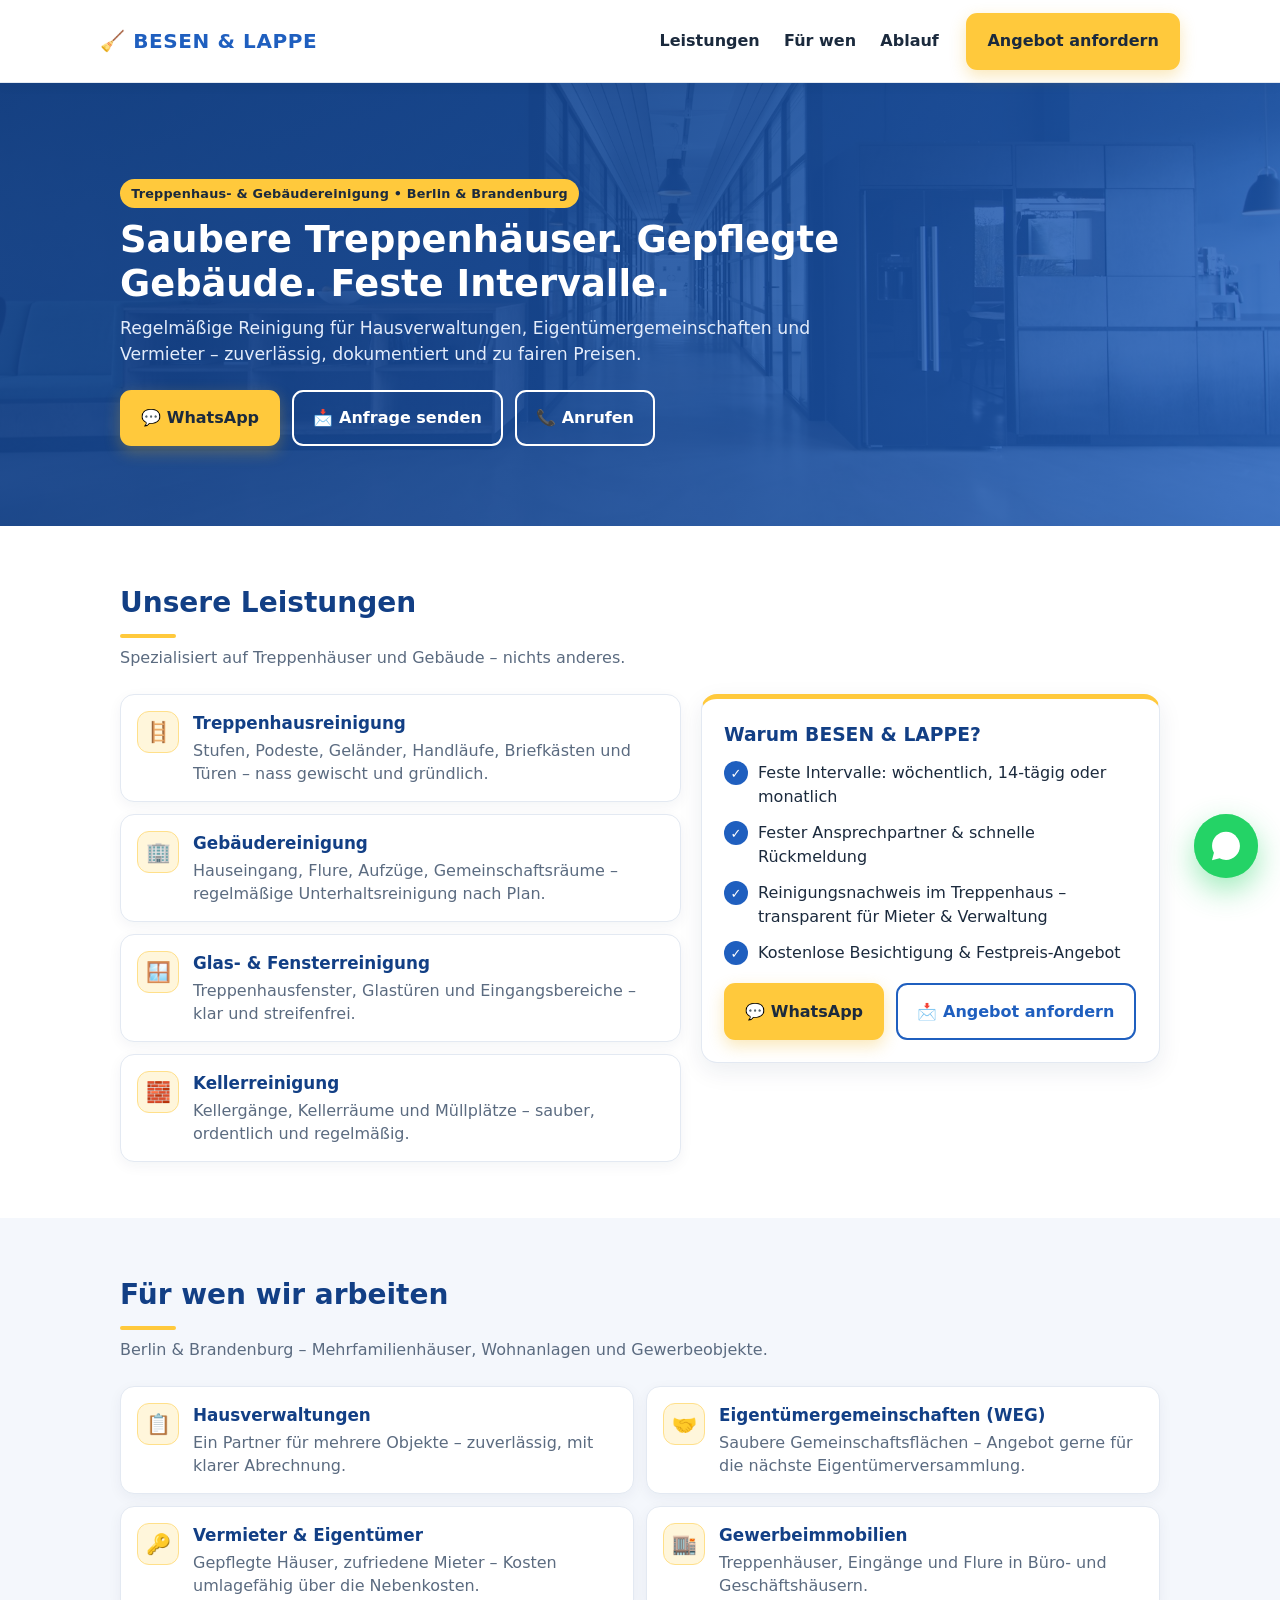
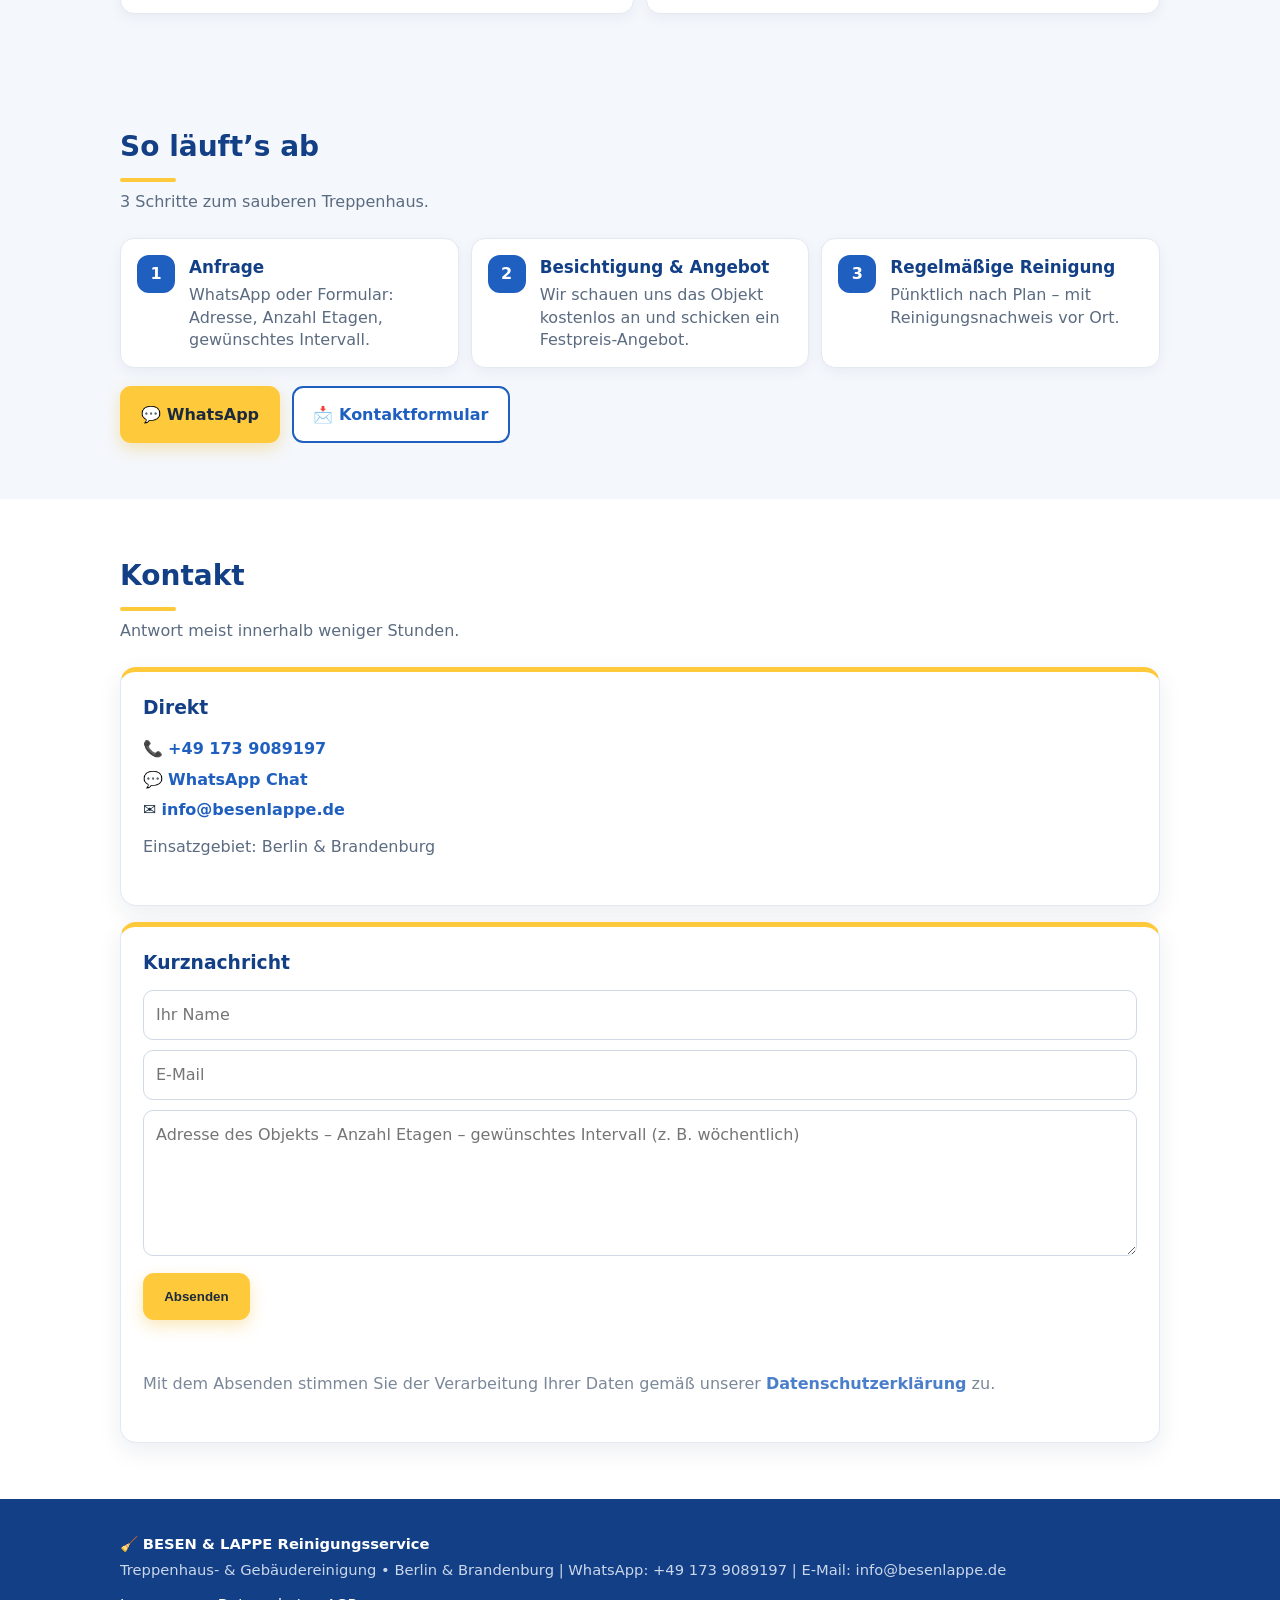
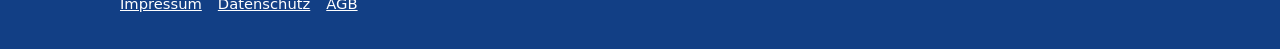
<file: index.html>
<!DOCTYPE html>
<html lang="de">
<head>
  <meta charset="utf-8" />
  <meta name="viewport" content="width=device-width, initial-scale=1" />

  <!-- ✅ Favicon (بدون تكرار وبدون /) -->
  <link rel="icon" href="favicon.ico?v=2" sizes="any">
  <link rel="icon" type="image/png" sizes="32x32" href="favicon-32x32.png?v=2">
  <link rel="icon" type="image/png" sizes="16x16" href="favicon-16x16.png?v=2">
  <link rel="apple-touch-icon" href="apple-touch-icon.png?v=2">
  <link rel="manifest" href="site.webmanifest">
  <meta name="theme-color" content="#1f5fbf">

  <title>BESEN & LAPPE | Treppenhausreinigung & Gebäudereinigung Berlin</title>
  <meta name="description" content="Treppenhausreinigung und Gebäudereinigung für Hausverwaltungen, Eigentümergemeinschaften und Vermieter in Berlin & Brandenburg. Feste Intervalle, zuverlässig, fair. Angebot per WhatsApp oder Formular." />
  <meta name="robots" content="index,follow" />

  <meta property="og:title" content="BESEN & LAPPE – Treppenhaus- & Gebäudereinigung" />
  <meta property="og:description" content="Saubere Treppenhäuser und Gebäude – regelmäßig, zuverlässig, fair. Für Hausverwaltungen, WEGs und Vermieter." />
  <meta property="og:url" content="https://besenlappe.de/" />
  <meta property="og:type" content="website" />
  <meta property="og:image" content="https://besenlappe.de/og-image.png" />

  <link rel="canonical" href="https://besenlappe.de/">
  <meta http-equiv="Content-Security-Policy" content="upgrade-insecure-requests">

  <!-- LocalBusiness Schema -->
  <script type="application/ld+json">
  {
    "@context":"https://schema.org",
    "@type":"LocalBusiness",
    "name":"BESEN & LAPPE Reinigungsservice",
    "url":"https://besenlappe.de",
    "telephone":"+49 173 9089197",
    "areaServed":["Berlin","Brandenburg"],
    "priceRange":"€€",
    "sameAs":["https://wa.me/491739089197"],
    "serviceType":[
      "Treppenhausreinigung",
      "Gebäudereinigung",
      "Unterhaltsreinigung",
      "Glasreinigung",
      "Kellerreinigung"
    ]
  }
  </script>

  <style>
    :root{
      --blue:#1f5fbf;
      --blue-dark:#123f85;
      --yellow:#ffc93c;
      --yellow-dark:#f0b419;
      --text:#1b2a3d;
      --muted:#5b6b80;
      --border:#e3e9f2;
      --soft:#f4f7fc;
      --brand:#1f5fbf;
    }

    html{scroll-behavior:smooth}
    *{box-sizing:border-box}
    html,body{margin:0;font-family:system-ui,-apple-system,Segoe UI,Roboto,Arial,sans-serif;color:var(--text);background:#fff;line-height:1.5}

    a{color:inherit;text-decoration:none}
    .container{max-width:1080px;margin:auto;padding:0 20px}

    .btn{
      display:inline-flex;align-items:center;gap:.5rem;
      padding:.9rem 1.2rem;border-radius:.7rem;border:2px solid var(--yellow);
      background:var(--yellow);color:var(--text);font-weight:800;
      box-shadow:0 6px 16px rgba(240,180,25,.30);
      transition:.2s
    }
    .btn:hover{background:var(--yellow-dark);border-color:var(--yellow-dark);transform:translateY(-1px)}
    .btn-outline{background:#fff;border:2px solid var(--blue);color:var(--blue);box-shadow:none}
    .btn-outline:hover{background:var(--blue);border-color:var(--blue);color:#fff}
    .hero .btn-outline{background:transparent;border-color:#fff;color:#fff}
    .hero .btn-outline:hover{background:#fff;color:var(--blue)}

    .badge{
      display:inline-block;padding:.3rem .7rem;border-radius:999px;
      background:var(--yellow);color:var(--text);
      font-size:.8rem;font-weight:700;letter-spacing:.2px
    }

    header{
      position:sticky;top:0;z-index:10;
      background:#fff;
      border-bottom:1px solid var(--border);
      box-shadow:0 2px 12px rgba(16,42,74,.06)
    }
    .nav{display:flex;align-items:center;justify-content:space-between;padding:.8rem 0}
    .logo{font-size:1.25rem;font-weight:900;letter-spacing:.6px}
    .nav a{margin-left:1.2rem;font-weight:600;color:var(--text)}
    .nav a:not(.btn):hover{color:var(--blue)}
    .nav .cta{margin-left:1.4rem}

    .hero{
      padding:96px 0 80px;color:#fff;
      background:
        linear-gradient(120deg, rgba(18,63,133,.92), rgba(31,95,191,.80)),
        url("hero.jpg") center/cover;
    }
    .hero h1{font-size:2.3rem;margin:.6rem 0 .2rem;line-height:1.2;max-width:820px}
    .hero p{color:#e3ecfb;max-width:720px;margin:.6rem 0 0;font-size:1.08rem}
    .hero-actions{display:flex;gap:12px;margin-top:22px;flex-wrap:wrap}

    section{padding:56px 0}
    h2{font-size:1.75rem;margin:0 0 8px;color:var(--blue-dark)}
    h2::after{content:"";display:block;width:56px;height:4px;border-radius:4px;background:var(--yellow);margin-top:10px}
    .sub{color:var(--muted);margin:0 0 24px}
    .strip{background:var(--soft)}

    .services-wrap{display:grid;gap:20px}
    @media(min-width:900px){.services-wrap{grid-template-columns:1.1fr .9fr;align-items:start}}

    .service-list{margin:0;padding:0;list-style:none;display:grid;gap:12px}
    @media(min-width:900px){#kunden .service-list{grid-template-columns:1fr 1fr}}
    .service-item{
      display:flex;gap:14px;align-items:flex-start;
      padding:16px;border-radius:14px;
      background:#fff;
      border:1px solid var(--border);
      box-shadow:0 4px 14px rgba(16,42,74,.05);
    }
    .service-icon{
      width:42px;height:42px;flex:0 0 42px;
      border-radius:12px;
      display:flex;align-items:center;justify-content:center;
      background:#fff6db;
      border:1px solid #ffe08a;
      font-size:20px;
    }
    .service-item h3{margin:0;font-size:1.05rem;color:var(--blue-dark)}
    .service-item p{margin:4px 0 0;color:var(--muted);line-height:1.4}

    .trust-box{
      padding:22px;border-radius:16px;
      background:#fff;
      border:1px solid var(--border);
      border-top:5px solid var(--yellow);
      box-shadow:0 8px 24px rgba(16,42,74,.08);
    }
    .trust-box h3{margin:0 0 12px;color:var(--blue-dark)}
    .trust-box a:not(.btn){color:var(--blue);font-weight:600}
    .trust-points{margin:0;padding:0;list-style:none;display:grid;gap:12px}
    .trust-points li{display:flex;gap:10px;align-items:flex-start}
    .trust-check{
      width:24px;height:24px;border-radius:999px;
      background:var(--blue);color:#fff;
      display:flex;align-items:center;justify-content:center;
      font-size:13px;font-weight:900;line-height:1;flex:0 0 24px;
    }

    .section-cta{margin-top:18px;display:flex;gap:12px;flex-wrap:wrap}

    .steps-clean{margin:0;padding:0;list-style:none;display:grid;gap:12px}
    @media(min-width:900px){.steps-clean{grid-template-columns:repeat(3,1fr)}}
    .step-row{
      display:flex;gap:14px;align-items:flex-start;
      padding:16px;border-radius:14px;
      background:#fff;
      border:1px solid var(--border);
      box-shadow:0 4px 14px rgba(16,42,74,.05);
    }
    .step-num{
      width:38px;height:38px;border-radius:12px;flex:0 0 38px;
      display:flex;align-items:center;justify-content:center;
      background:var(--blue);color:#fff;
      font-weight:900;
    }
    .step-row h4{margin:0;font-size:1.05rem;color:var(--blue-dark)}
    .step-row p{margin:4px 0 0;color:var(--muted);line-height:1.4}

    #kontakt input, #kontakt textarea{font:inherit}
    #kontakt input:focus, #kontakt textarea:focus{outline:2px solid var(--blue);border-color:var(--blue)}

    footer{padding:34px 0;background:var(--blue-dark);color:#dfe8f7;font-size:.92rem}
    footer b{color:#fff}
    .legal{opacity:.9;margin-top:4px}
    .legal-links{margin-top:12px}
    .legal-links a{color:#fff;text-decoration:underline;margin-right:16px}

    /* WhatsApp */
    .whatsapp-float{
      position:fixed; right:22px; bottom:22px;
      width:64px; height:64px;
      background:#25D366; border-radius:50%;
      display:flex; align-items:center; justify-content:center;
      z-index:9999;
      box-shadow:0 12px 30px rgba(37,211,102,.45);
      animation:wa-bounce 1.8s infinite;
    }
    .whatsapp-float::before{
      content:""; position:absolute; inset:0; border-radius:50%;
      background:rgba(37,211,102,.40);
      animation:wa-pulse 1.6s infinite;
    }
    .wa-icon{width:30px;height:30px;color:#fff;position:relative;}
    @keyframes wa-pulse{0%{transform:scale(1);opacity:.7}70%{transform:scale(1.7);opacity:0}100%{transform:scale(1.7);opacity:0}}
    @keyframes wa-bounce{0%,100%{transform:translateY(0)}50%{transform:translateY(-6px)}}

    /* Mobile */
    @media (max-width: 768px){
      .container{ padding: 0 16px; }

      header .nav{
        flex-direction: column;
        align-items: flex-start;
        gap: 10px;
        padding: 12px 0;
      }
      header nav{display:flex;flex-wrap:wrap;gap:8px;width:100%;}
      header nav a{
        margin-left:0 !important;
        padding:8px 12px;
        border-radius:10px;
        background:var(--soft);
        border:1px solid var(--border);
      }
      header nav a.btn{width:100%;justify-content:center;}

      .hero{padding:64px 0 52px}
      .hero h1{font-size:1.75rem}

      .hero-actions{flex-direction:column;align-items:stretch;gap:10px;}
      .hero-actions .btn{width:100%;justify-content:center;}

      .section-cta{flex-direction:column}
      .section-cta .btn{width:100%;justify-content:center}

      .whatsapp-float{width:58px;height:58px;right:16px;bottom:16px;}
      .wa-icon{width:28px;height:28px}
    }
  </style>
</head>

<body>

  <div class="page">
    <!-- NAV -->
    <header>
      <div class="container nav">
        <div class="logo">🧹 <span style="color:var(--brand)">BESEN &amp; LAPPE</span></div>
        <nav>
          <a href="#leistungen">Leistungen</a>
          <a href="#kunden">Für wen</a>
          <a href="#ablauf">Ablauf</a>
          <a href="#kontakt" class="btn cta">Angebot anfordern</a>
        </nav>
      </div>
    </header>

    <!-- HERO (مختصر) -->
    <section class="hero">
      <div class="container hero-content">
        <span class="badge">Treppenhaus- &amp; Gebäudereinigung • Berlin &amp; Brandenburg</span>
        <h1>Saubere Treppenhäuser. Gepflegte Gebäude. Feste Intervalle.</h1>
        <p>Regelmäßige Reinigung für Hausverwaltungen, Eigentümergemeinschaften und Vermieter – zuverlässig, dokumentiert und zu fairen Preisen.</p>
        <div class="hero-actions">
          <a class="btn" href="https://wa.me/491739089197?text=Hallo%20BESEN%20%26%20LAPPE%2C%20ich%20interessiere%20mich%20f%C3%BCr%20eine%20Treppenhausreinigung.%20Adresse%3A%20____%20%7C%20Anzahl%20Etagen%3A%20____%20%7C%20Intervall%3A%20____">💬 WhatsApp</a>
          <a class="btn btn-outline" href="#kontakt">📩 Anfrage senden</a>
          <a class="btn btn-outline" href="tel:+491739089197">📞 Anrufen</a>
        </div>
      </div>
    </section>

    <!-- Leistungen -->
    <section id="leistungen">
      <div class="container">
        <h2>Unsere Leistungen</h2>
        <p class="sub">Spezialisiert auf Treppenhäuser und Gebäude – nichts anderes.</p>

        <div class="services-wrap">
          <ul class="service-list">
            <li class="service-item">
              <div class="service-icon">🪜</div>
              <div>
                <h3>Treppenhausreinigung</h3>
                <p>Stufen, Podeste, Geländer, Handläufe, Briefkästen und Türen – nass gewischt und gründlich.</p>
              </div>
            </li>

            <li class="service-item">
              <div class="service-icon">🏢</div>
              <div>
                <h3>Gebäudereinigung</h3>
                <p>Hauseingang, Flure, Aufzüge, Gemeinschaftsräume – regelmäßige Unterhaltsreinigung nach Plan.</p>
              </div>
            </li>

            <li class="service-item">
              <div class="service-icon">🪟</div>
              <div>
                <h3>Glas- &amp; Fensterreinigung</h3>
                <p>Treppenhausfenster, Glastüren und Eingangsbereiche – klar und streifenfrei.</p>
              </div>
            </li>

            <li class="service-item">
              <div class="service-icon">🧱</div>
              <div>
                <h3>Kellerreinigung</h3>
                <p>Kellergänge, Kellerräume und Müllplätze – sauber, ordentlich und regelmäßig.</p>
              </div>
            </li>
          </ul>

          <div class="trust-box">
            <h3>Warum BESEN &amp; LAPPE?</h3>
            <ul class="trust-points">
              <li><span class="trust-check">✓</span><span>Feste Intervalle: wöchentlich, 14-tägig oder monatlich</span></li>
              <li><span class="trust-check">✓</span><span>Fester Ansprechpartner &amp; schnelle Rückmeldung</span></li>
              <li><span class="trust-check">✓</span><span>Reinigungsnachweis im Treppenhaus – transparent für Mieter &amp; Verwaltung</span></li>
              <li><span class="trust-check">✓</span><span>Kostenlose Besichtigung &amp; Festpreis-Angebot</span></li>
            </ul>

            <div class="section-cta">
              <a class="btn" href="https://wa.me/491739089197?text=Hallo%20BESEN%20%26%20LAPPE%2C%20ich%20interessiere%20mich%20f%C3%BCr%20eine%20Treppenhausreinigung.%20Adresse%3A%20____%20%7C%20Anzahl%20Etagen%3A%20____%20%7C%20Intervall%3A%20____">💬 WhatsApp</a>
              <a class="btn btn-outline" href="#kontakt">📩 Angebot anfordern</a>
            </div>
          </div>
        </div>
      </div>
    </section>

    <!-- Für wen -->
    <section id="kunden" class="strip">
      <div class="container">
        <h2>Für wen wir arbeiten</h2>
        <p class="sub">Berlin &amp; Brandenburg – Mehrfamilienhäuser, Wohnanlagen und Gewerbeobjekte.</p>

        <ul class="service-list">
          <li class="service-item">
            <div class="service-icon">📋</div>
            <div>
              <h3>Hausverwaltungen</h3>
              <p>Ein Partner für mehrere Objekte – zuverlässig, mit klarer Abrechnung.</p>
            </div>
          </li>
          <li class="service-item">
            <div class="service-icon">🤝</div>
            <div>
              <h3>Eigentümergemeinschaften (WEG)</h3>
              <p>Saubere Gemeinschaftsflächen – Angebot gerne für die nächste Eigentümerversammlung.</p>
            </div>
          </li>
          <li class="service-item">
            <div class="service-icon">🔑</div>
            <div>
              <h3>Vermieter &amp; Eigentümer</h3>
              <p>Gepflegte Häuser, zufriedene Mieter – Kosten umlagefähig über die Nebenkosten.</p>
            </div>
          </li>
          <li class="service-item">
            <div class="service-icon">🏬</div>
            <div>
              <h3>Gewerbeimmobilien</h3>
              <p>Treppenhäuser, Eingänge und Flure in Büro- und Geschäftshäusern.</p>
            </div>
          </li>
        </ul>
      </div>
    </section>

    <!-- Ablauf -->
    <section id="ablauf" class="strip">
      <div class="container">
        <h2>So läuft’s ab</h2>
        <p class="sub">3 Schritte zum sauberen Treppenhaus.</p>

        <ul class="steps-clean">
          <li class="step-row">
            <div class="step-num">1</div>
            <div>
              <h4>Anfrage</h4>
              <p>WhatsApp oder Formular: Adresse, Anzahl Etagen, gewünschtes Intervall.</p>
            </div>
          </li>
          <li class="step-row">
            <div class="step-num">2</div>
            <div>
              <h4>Besichtigung &amp; Angebot</h4>
              <p>Wir schauen uns das Objekt kostenlos an und schicken ein Festpreis-Angebot.</p>
            </div>
          </li>
          <li class="step-row">
            <div class="step-num">3</div>
            <div>
              <h4>Regelmäßige Reinigung</h4>
              <p>Pünktlich nach Plan – mit Reinigungsnachweis vor Ort.</p>
            </div>
          </li>
        </ul>

        <div class="section-cta">
          <a class="btn" href="https://wa.me/491739089197?text=Hallo%20BESEN%20%26%20LAPPE%2C%20ich%20interessiere%20mich%20f%C3%BCr%20eine%20Treppenhausreinigung.%20Adresse%3A%20____%20%7C%20Anzahl%20Etagen%3A%20____%20%7C%20Intervall%3A%20____">💬 WhatsApp</a>
          <a class="btn btn-outline" href="#kontakt">📩 Kontaktformular</a>
        </div>
      </div>
    </section>

    <!-- Kontakt -->
    <section id="kontakt">
      <div class="container">
        <h2>Kontakt</h2>
        <p class="sub">Antwort meist innerhalb weniger Stunden.</p>

        <div style="display:grid;gap:16px;grid-template-columns:1fr;align-items:start">
          <div class="trust-box">
            <h3>Direkt</h3>
            <p style="margin:10px 0 0;line-height:1.9">
              📞 <a href="tel:+491739089197">+49 173 9089197</a><br/>
              💬 <a href="https://wa.me/491739089197">WhatsApp Chat</a><br/>
              ✉️ <a href="mailto:info@besenlappe.de">info@besenlappe.de</a>
            </p>

            <p class="sub" style="margin-top:10px">
              Einsatzgebiet: Berlin &amp; Brandenburg
            </p>
          </div>

          <div class="trust-box">
            <h3>Kurznachricht</h3>

            <form id="contactForm" action="https://formspree.io/f/mldwzbol" method="POST" style="margin-top:10px">
              <input style="width:100%;padding:12px;border-radius:10px;border:1px solid #cfd9e6;background:#fff;color:#1b2a3d;margin-bottom:10px"
                     type="text" name="name" placeholder="Ihr Name" autocomplete="name" required>

              <input style="width:100%;padding:12px;border-radius:10px;border:1px solid #cfd9e6;background:#fff;color:#1b2a3d;margin-bottom:10px"
                     type="email" name="email" placeholder="E-Mail" autocomplete="email" spellcheck="false" autocapitalize="off" required>

              <textarea style="width:100%;padding:12px;border-radius:10px;border:1px solid #cfd9e6;background:#fff;color:#1b2a3d;margin-bottom:10px"
                        name="message" rows="5"
                        placeholder="Adresse des Objekts – Anzahl Etagen – gewünschtes Intervall (z. B. wöchentlich)"
                        autocomplete="off"></textarea>

              <input type="hidden" name="_subject" value="Neue Anfrage Treppenhaus/Gebäude – Website">
              <input type="text" name="_gotcha" tabindex="-1" autocomplete="off" style="position:absolute;left:-9999px" aria-hidden="true">

              <button class="btn" type="submit">Absenden</button>
              <p class="sub" id="formStatus" style="margin-top:8px;min-height:1.2em"></p>
            </form>

            <p class="sub" style="opacity:.8;margin-top:10px">
              Mit dem Absenden stimmen Sie der Verarbeitung Ihrer Daten gemäß unserer <a href="datenschutz.html">Datenschutzerklärung</a> zu.
            </p>
          </div>
        </div>
      </div>
    </section>

    <footer>
      <div class="container">
        <div>🧹 <b>BESEN &amp; LAPPE Reinigungsservice</b></div>
        <div class="legal">
          Treppenhaus- &amp; Gebäudereinigung • Berlin &amp; Brandenburg
          | WhatsApp: +49 173 9089197
          | E-Mail: <a href="mailto:info@besenlappe.de">info@besenlappe.de</a>
        </div>
        <div class="legal-links"><a href="impressum.html">Impressum</a><a href="datenschutz.html">Datenschutz</a><a href="agb.html">AGB</a></div>
      </div>
    </footer>
  </div>


  <!-- WhatsApp Floating Button -->
  <a class="whatsapp-float"
     href="https://wa.me/491739089197?text=Hallo%20BESEN%20%26%20LAPPE%2C%20ich%20interessiere%20mich%20f%C3%BCr%20eine%20Treppenhausreinigung.%20Adresse%3A%20____%20%7C%20Anzahl%20Etagen%3A%20____%20%7C%20Intervall%3A%20____"
     target="_blank" rel="noopener"
     aria-label="WhatsApp Kontakt">
    <svg viewBox="0 0 32 32" class="wa-icon" aria-hidden="true">
      <path fill="currentColor" d="M19.11 17.38c-.27-.13-1.58-.78-1.82-.87-.24-.09-.42-.13-.6.13-.18.27-.69.87-.85 1.05-.16.18-.31.2-.58.07-.27-.13-1.12-.41-2.14-1.31-.79-.7-1.33-1.56-1.49-1.83-.16-.27-.02-.42.12-.55.12-.12.27-.31.4-.47.13-.16.18-.27.27-.45.09-.18.04-.33-.02-.47-.07-.13-.6-1.45-.82-1.98-.22-.53-.44-.46-.6-.47h-.51c-.18 0-.47.07-.71.33-.24.27-.93.91-.93 2.22s.96 2.58 1.09 2.76c.13.18 1.88 2.87 4.56 4.02.64.28 1.14.45 1.53.58.64.2 1.22.17 1.68.1.51-.07 1.58-.64 1.8-1.25.22-.6.22-1.12.16-1.25-.07-.13-.24-.2-.51-.33z"/>
      <path fill="currentColor" d="M26.73 5.27C23.86 2.4 20.05 .82 16 .82 7.79 .82 1.13 7.48 1.13 15.69c0 2.63 .69 5.2 2 7.46L1 31.18l8.24-2.16c2.2 1.2 4.67 1.83 6.76 1.83h.01c8.2 0 14.86-6.66 14.86-14.86 0-4.05-1.58-7.86-4.45-10.72z"/>
    </svg>
  </a>

  <!-- Scripts -->
  <script>

  (function(){
    const form = document.getElementById('contactForm');
    if(!form) return;
    const statusEl = document.getElementById('formStatus');

    form.addEventListener('submit', async (e)=>{
      e.preventDefault();
      statusEl.textContent = 'Senden...';

      try{
        const data = new FormData(form);
        const resp = await fetch(form.action, {
          method: 'POST',
          body: data,
          headers: { 'Accept': 'application/json' }
        });

        if (resp.ok) {
          form.reset();
          statusEl.textContent = 'Danke! Wir melden uns in Kürze.';
        } else {
          statusEl.textContent = 'Fehler beim Senden. Bitte versuchen Sie es erneut.';
        }
      } catch(err){
        statusEl.textContent = 'Netzwerkfehler. Bitte später erneut versuchen.';
      }
    });
  })();

  </script>
</body>
</html>
</file>
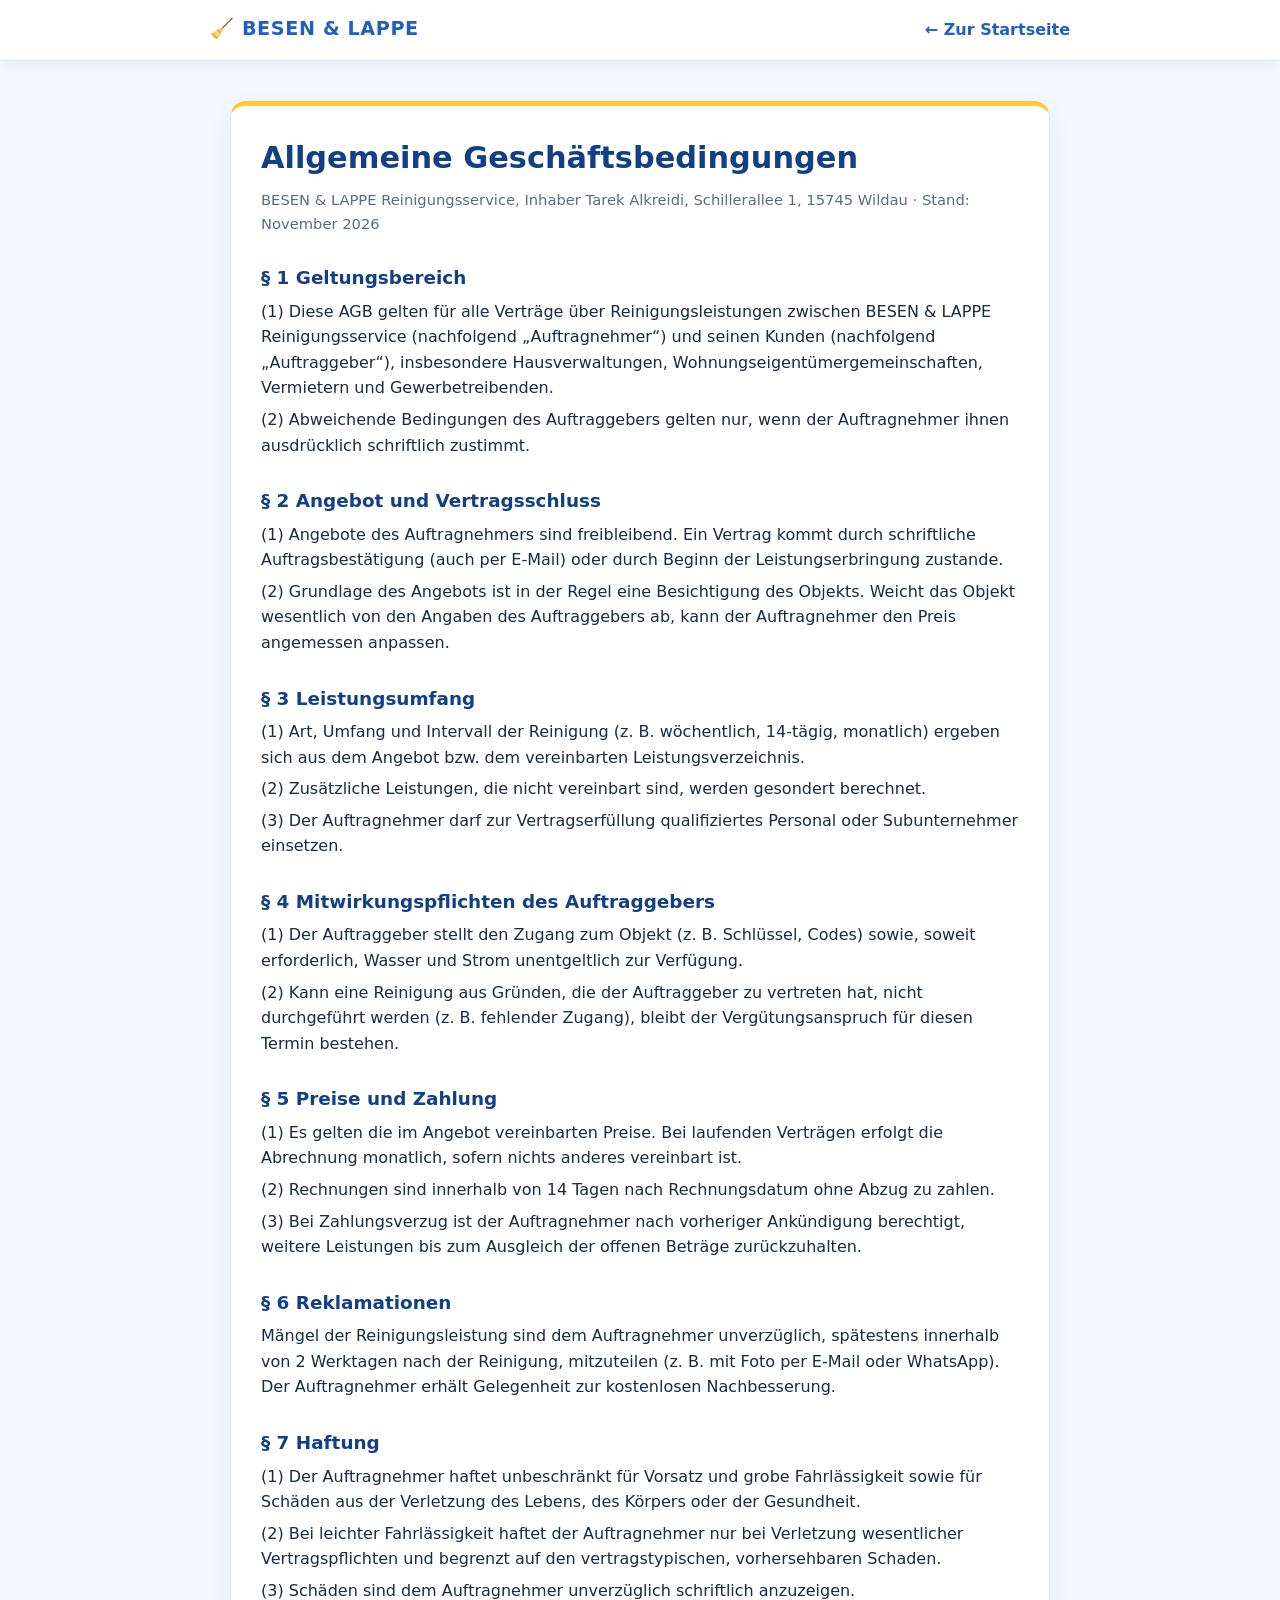
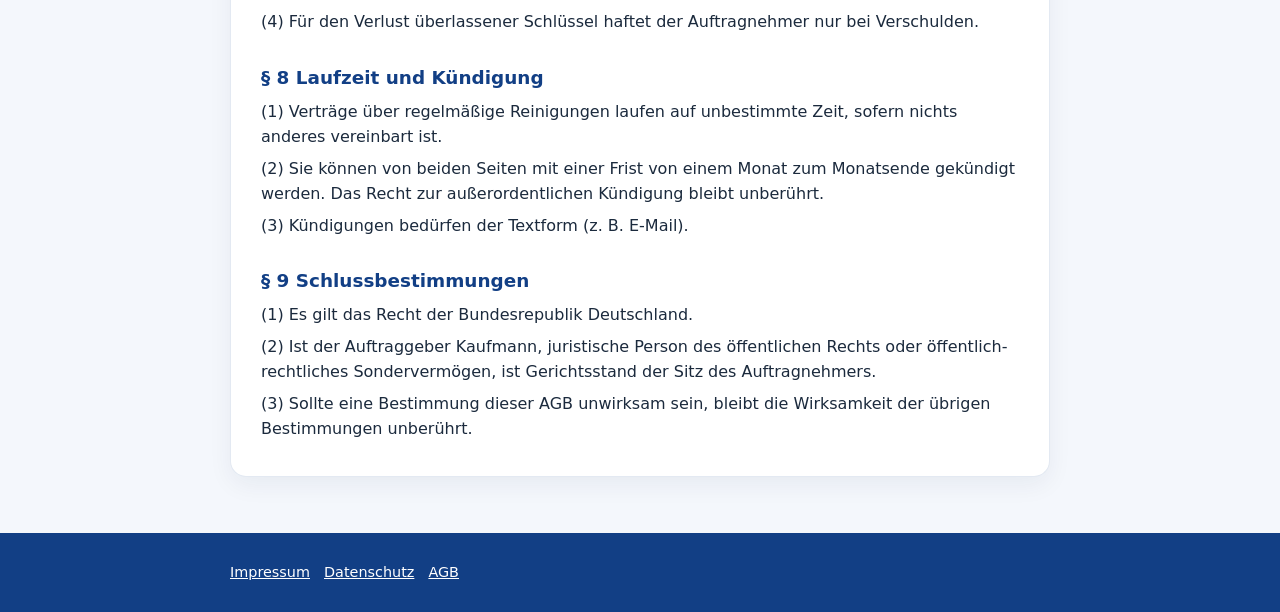
<file: agb.html>
<!DOCTYPE html>
<html lang="de">
<head>
  <meta charset="utf-8" />
  <meta name="viewport" content="width=device-width, initial-scale=1" />
  <title>AGB | BESEN & LAPPE Reinigungsservice</title>
  <meta name="robots" content="noindex,follow" />
  <link rel="icon" href="favicon.ico?v=2" sizes="any">
  <link rel="stylesheet" href="legal.css">
</head>
<body>
  <header><div class="container nav"><a class="logo" href="./">🧹 BESEN &amp; LAPPE</a><a class="back" href="./">← Zur Startseite</a></div></header>
  <main><div class="container"><div class="card">
    <h1>Allgemeine Geschäftsbedingungen</h1>
    <p class="muted">BESEN &amp; LAPPE Reinigungsservice, Inhaber Tarek Alkreidi, Schillerallee 1, 15745 Wildau · Stand: November 2026</p>

    <h2>§ 1 Geltungsbereich</h2>
    <p>(1) Diese AGB gelten für alle Verträge über Reinigungsleistungen zwischen BESEN &amp; LAPPE Reinigungsservice (nachfolgend „Auftragnehmer“) und seinen Kunden (nachfolgend „Auftraggeber“), insbesondere Hausverwaltungen, Wohnungseigentümergemeinschaften, Vermietern und Gewerbetreibenden.</p>
    <p>(2) Abweichende Bedingungen des Auftraggebers gelten nur, wenn der Auftragnehmer ihnen ausdrücklich schriftlich zustimmt.</p>

    <h2>§ 2 Angebot und Vertragsschluss</h2>
    <p>(1) Angebote des Auftragnehmers sind freibleibend. Ein Vertrag kommt durch schriftliche Auftragsbestätigung (auch per E-Mail) oder durch Beginn der Leistungserbringung zustande.</p>
    <p>(2) Grundlage des Angebots ist in der Regel eine Besichtigung des Objekts. Weicht das Objekt wesentlich von den Angaben des Auftraggebers ab, kann der Auftragnehmer den Preis angemessen anpassen.</p>

    <h2>§ 3 Leistungsumfang</h2>
    <p>(1) Art, Umfang und Intervall der Reinigung (z. B. wöchentlich, 14-tägig, monatlich) ergeben sich aus dem Angebot bzw. dem vereinbarten Leistungsverzeichnis.</p>
    <p>(2) Zusätzliche Leistungen, die nicht vereinbart sind, werden gesondert berechnet.</p>
    <p>(3) Der Auftragnehmer darf zur Vertragserfüllung qualifiziertes Personal oder Subunternehmer einsetzen.</p>

    <h2>§ 4 Mitwirkungspflichten des Auftraggebers</h2>
    <p>(1) Der Auftraggeber stellt den Zugang zum Objekt (z. B. Schlüssel, Codes) sowie, soweit erforderlich, Wasser und Strom unentgeltlich zur Verfügung.</p>
    <p>(2) Kann eine Reinigung aus Gründen, die der Auftraggeber zu vertreten hat, nicht durchgeführt werden (z. B. fehlender Zugang), bleibt der Vergütungsanspruch für diesen Termin bestehen.</p>

    <h2>§ 5 Preise und Zahlung</h2>
    <p>(1) Es gelten die im Angebot vereinbarten Preise. Bei laufenden Verträgen erfolgt die Abrechnung monatlich, sofern nichts anderes vereinbart ist.</p>
    <p>(2) Rechnungen sind innerhalb von 14 Tagen nach Rechnungsdatum ohne Abzug zu zahlen.</p>
    <p>(3) Bei Zahlungsverzug ist der Auftragnehmer nach vorheriger Ankündigung berechtigt, weitere Leistungen bis zum Ausgleich der offenen Beträge zurückzuhalten.</p>

    <h2>§ 6 Reklamationen</h2>
    <p>Mängel der Reinigungsleistung sind dem Auftragnehmer unverzüglich, spätestens innerhalb von 2 Werktagen nach der Reinigung, mitzuteilen (z. B. mit Foto per E-Mail oder WhatsApp). Der Auftragnehmer erhält Gelegenheit zur kostenlosen Nachbesserung.</p>

    <h2>§ 7 Haftung</h2>
    <p>(1) Der Auftragnehmer haftet unbeschränkt für Vorsatz und grobe Fahrlässigkeit sowie für Schäden aus der Verletzung des Lebens, des Körpers oder der Gesundheit.</p>
    <p>(2) Bei leichter Fahrlässigkeit haftet der Auftragnehmer nur bei Verletzung wesentlicher Vertragspflichten und begrenzt auf den vertragstypischen, vorhersehbaren Schaden.</p>
    <p>(3) Schäden sind dem Auftragnehmer unverzüglich schriftlich anzuzeigen.</p>
    <p>(4) Für den Verlust überlassener Schlüssel haftet der Auftragnehmer nur bei Verschulden.</p>

    <h2>§ 8 Laufzeit und Kündigung</h2>
    <p>(1) Verträge über regelmäßige Reinigungen laufen auf unbestimmte Zeit, sofern nichts anderes vereinbart ist.</p>
    <p>(2) Sie können von beiden Seiten mit einer Frist von einem Monat zum Monatsende gekündigt werden. Das Recht zur außerordentlichen Kündigung bleibt unberührt.</p>
    <p>(3) Kündigungen bedürfen der Textform (z. B. E-Mail).</p>

    <h2>§ 9 Schlussbestimmungen</h2>
    <p>(1) Es gilt das Recht der Bundesrepublik Deutschland.</p>
    <p>(2) Ist der Auftraggeber Kaufmann, juristische Person des öffentlichen Rechts oder öffentlich-rechtliches Sondervermögen, ist Gerichtsstand der Sitz des Auftragnehmers.</p>
    <p>(3) Sollte eine Bestimmung dieser AGB unwirksam sein, bleibt die Wirksamkeit der übrigen Bestimmungen unberührt.</p>
  </div></div></main>
  <footer><div class="container"><a href="impressum.html">Impressum</a><a href="datenschutz.html">Datenschutz</a><a href="agb.html">AGB</a></div></footer>
</body>
</html>
</file>
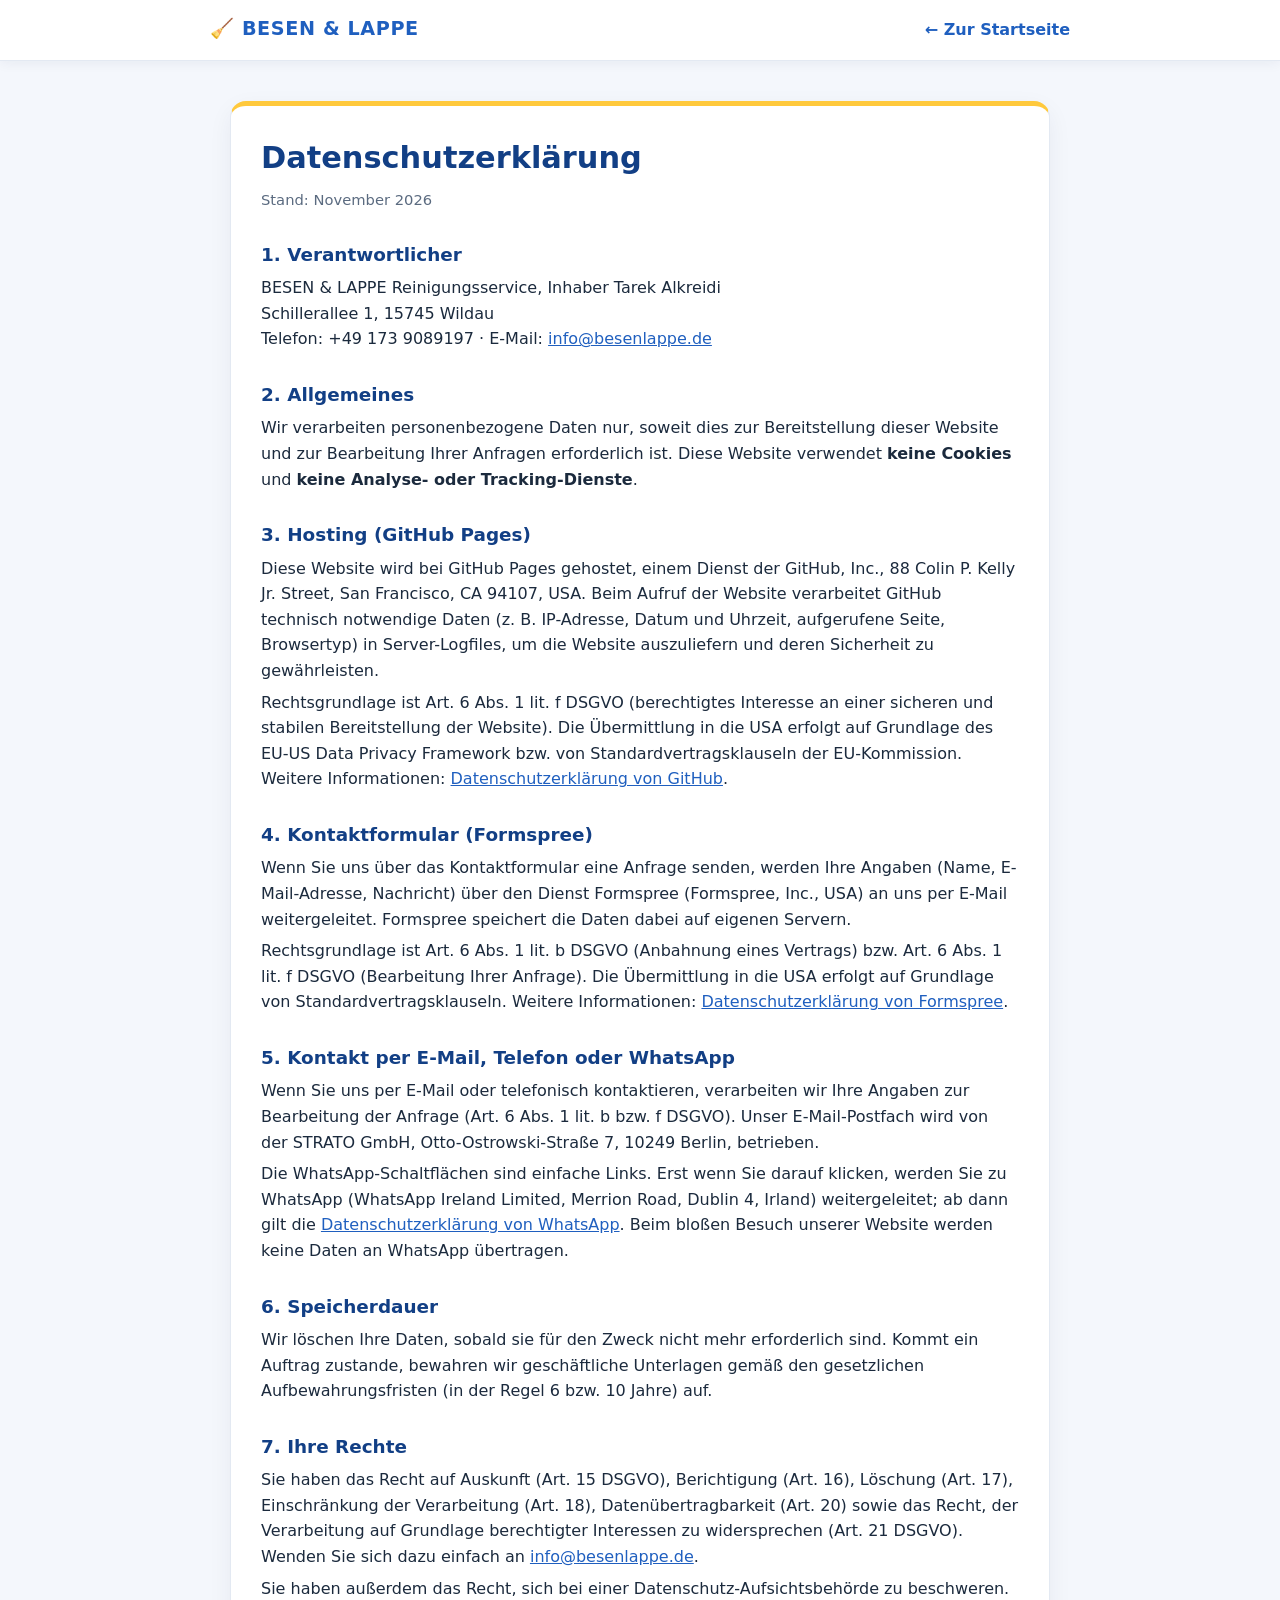
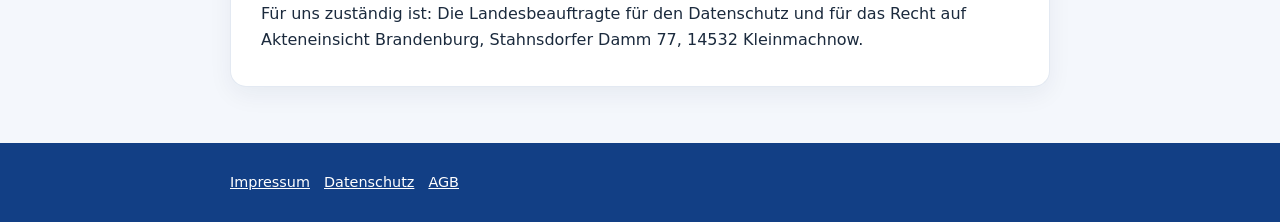
<file: datenschutz.html>
<!DOCTYPE html>
<html lang="de">
<head>
  <meta charset="utf-8" />
  <meta name="viewport" content="width=device-width, initial-scale=1" />
  <title>Datenschutzerklärung | BESEN & LAPPE Reinigungsservice</title>
  <meta name="robots" content="noindex,follow" />
  <link rel="icon" href="favicon.ico?v=2" sizes="any">
  <link rel="stylesheet" href="legal.css">
</head>
<body>
  <header><div class="container nav"><a class="logo" href="./">🧹 BESEN &amp; LAPPE</a><a class="back" href="./">← Zur Startseite</a></div></header>
  <main><div class="container"><div class="card">
    <h1>Datenschutzerklärung</h1>
    <p class="muted">Stand: November 2026</p>

    <h2>1. Verantwortlicher</h2>
    <p>BESEN &amp; LAPPE Reinigungsservice, Inhaber Tarek Alkreidi<br>
       Schillerallee 1, 15745 Wildau<br>
       Telefon: +49 173 9089197 · E-Mail: <a href="mailto:info@besenlappe.de">info@besenlappe.de</a></p>

    <h2>2. Allgemeines</h2>
    <p>Wir verarbeiten personenbezogene Daten nur, soweit dies zur Bereitstellung dieser Website und zur Bearbeitung Ihrer Anfragen erforderlich ist. Diese Website verwendet <b>keine Cookies</b> und <b>keine Analyse- oder Tracking-Dienste</b>.</p>

    <h2>3. Hosting (GitHub Pages)</h2>
    <p>Diese Website wird bei GitHub Pages gehostet, einem Dienst der GitHub, Inc., 88 Colin P. Kelly Jr. Street, San Francisco, CA 94107, USA. Beim Aufruf der Website verarbeitet GitHub technisch notwendige Daten (z. B. IP-Adresse, Datum und Uhrzeit, aufgerufene Seite, Browsertyp) in Server-Logfiles, um die Website auszuliefern und deren Sicherheit zu gewährleisten.</p>
    <p>Rechtsgrundlage ist Art. 6 Abs. 1 lit. f DSGVO (berechtigtes Interesse an einer sicheren und stabilen Bereitstellung der Website). Die Übermittlung in die USA erfolgt auf Grundlage des EU-US Data Privacy Framework bzw. von Standardvertragsklauseln der EU-Kommission. Weitere Informationen: <a href="https://docs.github.com/de/site-policy/privacy-policies/github-general-privacy-statement" target="_blank" rel="noopener">Datenschutzerklärung von GitHub</a>.</p>

    <h2>4. Kontaktformular (Formspree)</h2>
    <p>Wenn Sie uns über das Kontaktformular eine Anfrage senden, werden Ihre Angaben (Name, E-Mail-Adresse, Nachricht) über den Dienst Formspree (Formspree, Inc., USA) an uns per E-Mail weitergeleitet. Formspree speichert die Daten dabei auf eigenen Servern.</p>
    <p>Rechtsgrundlage ist Art. 6 Abs. 1 lit. b DSGVO (Anbahnung eines Vertrags) bzw. Art. 6 Abs. 1 lit. f DSGVO (Bearbeitung Ihrer Anfrage). Die Übermittlung in die USA erfolgt auf Grundlage von Standardvertragsklauseln. Weitere Informationen: <a href="https://formspree.io/legal/privacy-policy/" target="_blank" rel="noopener">Datenschutzerklärung von Formspree</a>.</p>

    <h2>5. Kontakt per E-Mail, Telefon oder WhatsApp</h2>
    <p>Wenn Sie uns per E-Mail oder telefonisch kontaktieren, verarbeiten wir Ihre Angaben zur Bearbeitung der Anfrage (Art. 6 Abs. 1 lit. b bzw. f DSGVO). Unser E-Mail-Postfach wird von der STRATO GmbH, Otto-Ostrowski-Straße 7, 10249 Berlin, betrieben.</p>
    <p>Die WhatsApp-Schaltflächen sind einfache Links. Erst wenn Sie darauf klicken, werden Sie zu WhatsApp (WhatsApp Ireland Limited, Merrion Road, Dublin 4, Irland) weitergeleitet; ab dann gilt die <a href="https://www.whatsapp.com/legal/privacy-policy-eea" target="_blank" rel="noopener">Datenschutzerklärung von WhatsApp</a>. Beim bloßen Besuch unserer Website werden keine Daten an WhatsApp übertragen.</p>

    <h2>6. Speicherdauer</h2>
    <p>Wir löschen Ihre Daten, sobald sie für den Zweck nicht mehr erforderlich sind. Kommt ein Auftrag zustande, bewahren wir geschäftliche Unterlagen gemäß den gesetzlichen Aufbewahrungsfristen (in der Regel 6 bzw. 10 Jahre) auf.</p>

    <h2>7. Ihre Rechte</h2>
    <p>Sie haben das Recht auf Auskunft (Art. 15 DSGVO), Berichtigung (Art. 16), Löschung (Art. 17), Einschränkung der Verarbeitung (Art. 18), Datenübertragbarkeit (Art. 20) sowie das Recht, der Verarbeitung auf Grundlage berechtigter Interessen zu widersprechen (Art. 21 DSGVO). Wenden Sie sich dazu einfach an <a href="mailto:info@besenlappe.de">info@besenlappe.de</a>.</p>
    <p>Sie haben außerdem das Recht, sich bei einer Datenschutz-Aufsichtsbehörde zu beschweren. Für uns zuständig ist: Die Landesbeauftragte für den Datenschutz und für das Recht auf Akteneinsicht Brandenburg, Stahnsdorfer Damm 77, 14532 Kleinmachnow.</p>
  </div></div></main>
  <footer><div class="container"><a href="impressum.html">Impressum</a><a href="datenschutz.html">Datenschutz</a><a href="agb.html">AGB</a></div></footer>
</body>
</html>
</file>
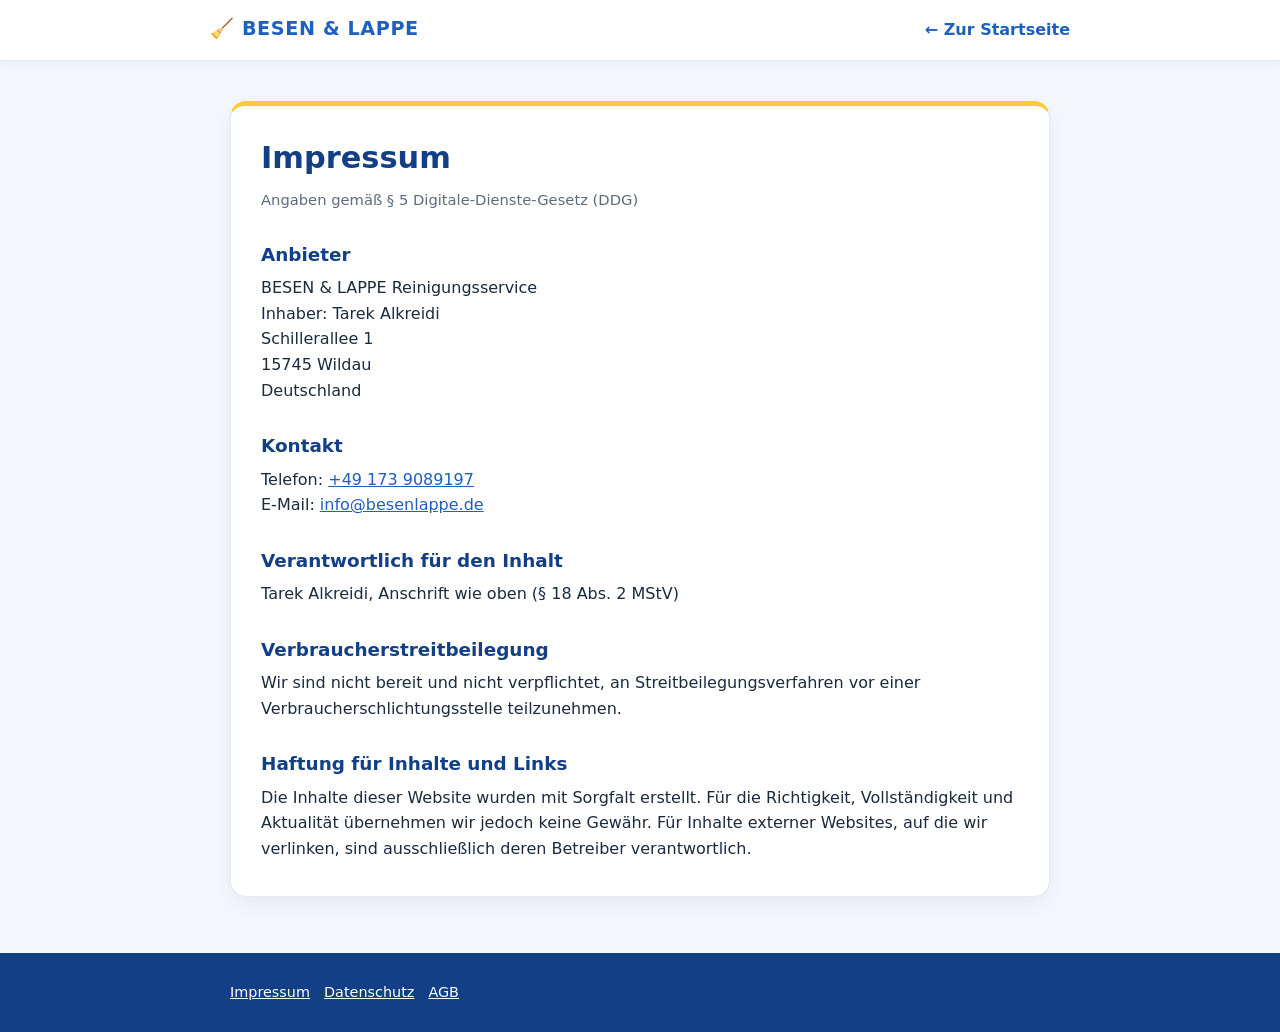
<file: impressum.html>
<!DOCTYPE html>
<html lang="de">
<head>
  <meta charset="utf-8" />
  <meta name="viewport" content="width=device-width, initial-scale=1" />
  <title>Impressum | BESEN & LAPPE Reinigungsservice</title>
  <meta name="robots" content="noindex,follow" />
  <link rel="icon" href="favicon.ico?v=2" sizes="any">
  <link rel="stylesheet" href="legal.css">
</head>
<body>
  <header><div class="container nav"><a class="logo" href="./">🧹 BESEN &amp; LAPPE</a><a class="back" href="./">← Zur Startseite</a></div></header>
  <main><div class="container"><div class="card">
    <h1>Impressum</h1>
    <p class="muted">Angaben gemäß § 5 Digitale-Dienste-Gesetz (DDG)</p>

    <h2>Anbieter</h2>
    <p>BESEN &amp; LAPPE Reinigungsservice<br>
       Inhaber: Tarek Alkreidi<br>
       Schillerallee 1<br>
       15745 Wildau<br>
       Deutschland</p>

    <h2>Kontakt</h2>
    <p>Telefon: <a href="tel:+491739089197">+49 173 9089197</a><br>
       E-Mail: <a href="mailto:info@besenlappe.de">info@besenlappe.de</a></p>

    <h2>Verantwortlich für den Inhalt</h2>
    <p>Tarek Alkreidi, Anschrift wie oben (§ 18 Abs. 2 MStV)</p>

    <h2>Verbraucherstreitbeilegung</h2>
    <p>Wir sind nicht bereit und nicht verpflichtet, an Streitbeilegungsverfahren vor einer Verbraucherschlichtungsstelle teilzunehmen.</p>

    <h2>Haftung für Inhalte und Links</h2>
    <p>Die Inhalte dieser Website wurden mit Sorgfalt erstellt. Für die Richtigkeit, Vollständigkeit und Aktualität übernehmen wir jedoch keine Gewähr. Für Inhalte externer Websites, auf die wir verlinken, sind ausschließlich deren Betreiber verantwortlich.</p>
  </div></div></main>
  <footer><div class="container"><a href="impressum.html">Impressum</a><a href="datenschutz.html">Datenschutz</a><a href="agb.html">AGB</a></div></footer>
</body>
</html>
</file>
<file: legal.css>
:root{--blue:#1f5fbf;--blue-dark:#123f85;--yellow:#ffc93c;--text:#1b2a3d;--muted:#5b6b80;--border:#e3e9f2;--soft:#f4f7fc}
*{box-sizing:border-box}
html,body{margin:0;font-family:system-ui,-apple-system,Segoe UI,Roboto,Arial,sans-serif;color:var(--text);background:var(--soft);line-height:1.6}
a{color:var(--blue)}
header{background:#fff;border-bottom:1px solid var(--border);box-shadow:0 2px 12px rgba(16,42,74,.06)}
.container{max-width:860px;margin:auto;padding:0 20px}
.nav{display:flex;align-items:center;justify-content:space-between;padding:.9rem 0}
.logo{font-size:1.2rem;font-weight:900;letter-spacing:.6px;color:var(--blue);text-decoration:none}
.back{font-weight:600;text-decoration:none}
main{padding:40px 0 56px}
.card{background:#fff;border:1px solid var(--border);border-top:5px solid var(--yellow);border-radius:16px;padding:28px 30px;box-shadow:0 8px 24px rgba(16,42,74,.06)}
h1{color:var(--blue-dark);font-size:1.9rem;margin:0 0 6px}
h2{color:var(--blue-dark);font-size:1.15rem;margin:28px 0 6px}
p,li{margin:6px 0}
ul,ol{padding-left:22px}
.muted{color:var(--muted);font-size:.92rem}
footer{padding:28px 0;background:var(--blue-dark);color:#dfe8f7;font-size:.9rem}
footer a{color:#fff;margin-right:14px}
@media(max-width:600px){.card{padding:20px 18px}h1{font-size:1.5rem}}
</file>
